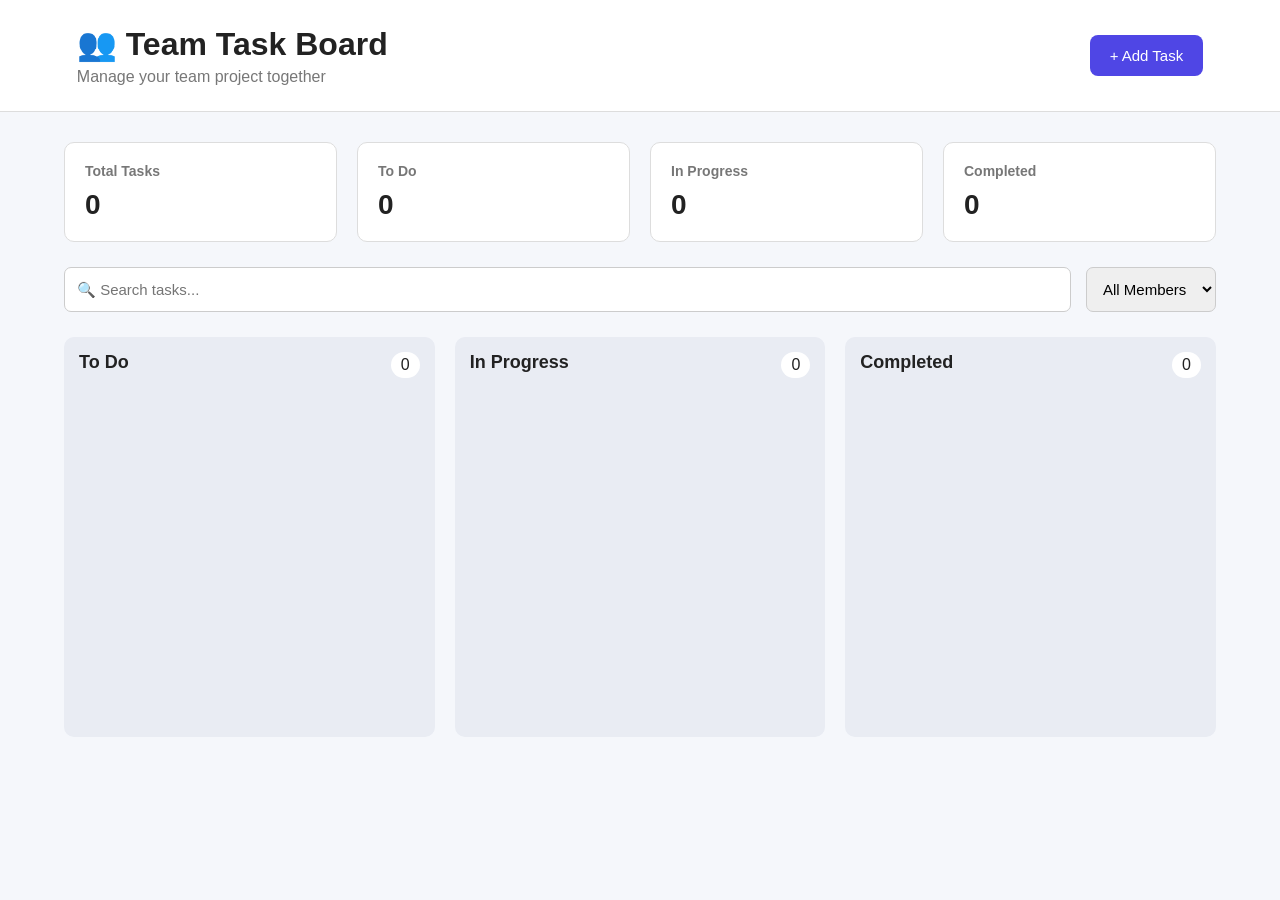
<file: team-task-board/index.html>
<!DOCTYPE html>
<html lang="en">
<head>
    <meta charset="UTF-8">
    <meta name="viewport" content="width=device-width, initial-scale=1.0">

    <title>Team Task Board</title>

    <link rel="stylesheet" href="style.css">
</head>

<body>

<header>
    <div>
        <h1>👥 Team Task Board</h1>
        <p>Manage your team project together</p>
    </div>

    <button id="addTaskBtn">+ Add Task</button>
</header>


<main>

    <!-- Statistics -->

    <section class="stats">

        <div class="stat-card">
            <h3>Total Tasks</h3>
            <p id="totalTasks">0</p>
        </div>

        <div class="stat-card">
            <h3>To Do</h3>
            <p id="todoTasks">0</p>
        </div>

        <div class="stat-card">
            <h3>In Progress</h3>
            <p id="progressTasks">0</p>
        </div>

        <div class="stat-card">
            <h3>Completed</h3>
            <p id="completedTasks">0</p>
        </div>

    </section>


    <!-- Search and Filter -->

    <section class="toolbar">

        <input
            type="text"
            id="searchInput"
            placeholder="🔍 Search tasks..."
        >

        <select id="filterMember">

            <option value="all">All Members</option>
            <option value="Deeksha">Deeksha</option>
            <option value="Rahul">Rahul</option>
            <option value="Anu">Anu</option>
            <option value="Arjun">Arjun</option>

        </select>

    </section>


    <!-- Task Board -->

    <section class="board">

        <!-- To Do -->

        <div class="column">

            <div class="column-title">
                <h2>To Do</h2>
                <span id="todoCount">0</span>
            </div>

            <div id="todoList" class="task-list"></div>

        </div>


        <!-- In Progress -->

        <div class="column">

            <div class="column-title">
                <h2>In Progress</h2>
                <span id="progressCount">0</span>
            </div>

            <div id="progressList" class="task-list"></div>

        </div>


        <!-- Completed -->

        <div class="column">

            <div class="column-title">
                <h2>Completed</h2>
                <span id="completedCount">0</span>
            </div>

            <div id="completedList" class="task-list"></div>

        </div>

    </section>

</main>


<!-- Add Task Popup -->

<div id="taskModal" class="modal">

    <div class="modal-content">

        <div class="modal-header">

            <h2>Add New Task</h2>

            <button id="closeModal">&times;</button>

        </div>


        <form id="taskForm">

            <label>Task Title</label>

            <input
                type="text"
                id="taskTitle"
                placeholder="Enter task title"
                required
            >


            <label>Assign To</label>

            <select id="taskMember">

                <option value="Deeksha">Deeksha</option>
                <option value="Rahul">Rahul</option>
                <option value="Anu">Anu</option>
                <option value="Arjun">Arjun</option>

            </select>


            <label>Priority</label>

            <select id="taskPriority">

                <option value="High">High</option>
                <option value="Medium">Medium</option>
                <option value="Low">Low</option>

            </select>


            <label>Status</label>

            <select id="taskStatus">

                <option value="todo">To Do</option>
                <option value="progress">In Progress</option>
                <option value="completed">Completed</option>

            </select>


            <button type="submit" class="save-btn">
                Add Task
            </button>

        </form>

    </div>

</div>


<script src="script.js"></script>

</body>
</html>
</file>
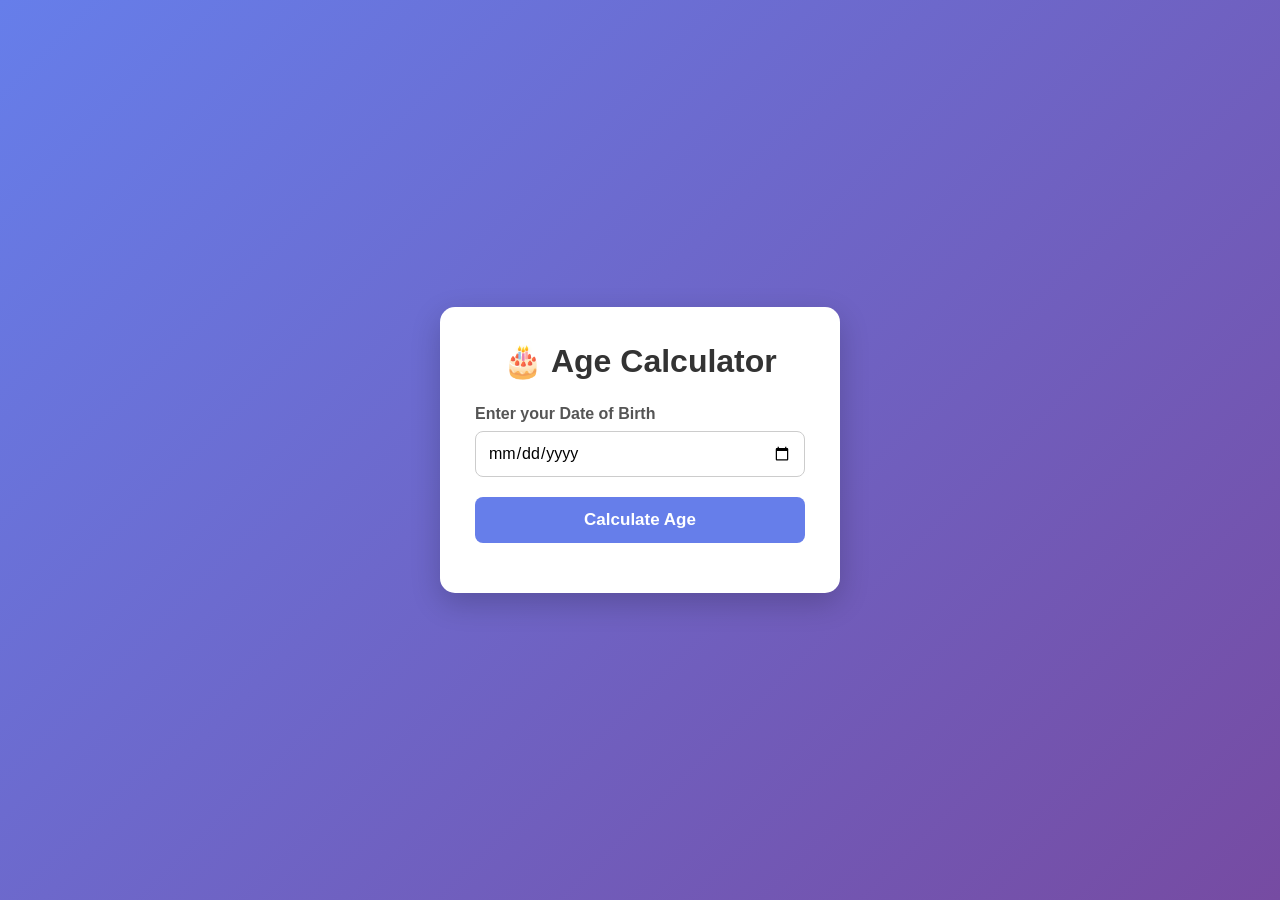
<file: frontend.html>
<!DOCTYPE html>
<html lang="en">
<head>
    <meta charset="UTF-8">
    <meta name="viewport" content="width=device-width, initial-scale=1.0">
    <title>Age Calculator</title>

    <style>
        * {
            box-sizing: border-box;
            margin: 0;
            padding: 0;
            font-family: Arial, sans-serif;
        }

        body {
            min-height: 100vh;
            display: flex;
            justify-content: center;
            align-items: center;
            background: linear-gradient(135deg, #667eea, #764ba2);
        }

        .container {
            width: 400px;
            background: white;
            padding: 35px;
            border-radius: 15px;
            box-shadow: 0 10px 30px rgba(0,0,0,0.2);
            text-align: center;
        }

        h1 {
            margin-bottom: 25px;
            color: #333;
        }

        label {
            display: block;
            text-align: left;
            margin-bottom: 8px;
            font-weight: bold;
            color: #555;
        }

        input {
            width: 100%;
            padding: 12px;
            border: 1px solid #ccc;
            border-radius: 8px;
            margin-bottom: 20px;
            font-size: 16px;
        }

        button {
            width: 100%;
            padding: 13px;
            border: none;
            border-radius: 8px;
            background: #667eea;
            color: white;
            font-size: 17px;
            font-weight: bold;
            cursor: pointer;
        }

        button:hover {
            background: #5568d8;
        }

        #result {
            margin-top: 25px;
            padding: 20px;
            background: #f3f4ff;
            border-radius: 10px;
            display: none;
        }

        #result h2 {
            color: #667eea;
            margin-bottom: 10px;
        }

        .age {
            font-size: 20px;
            font-weight: bold;
            color: #333;
        }

        .error {
            color: red;
            margin-top: 15px;
        }
    </style>
</head>

<body>

    <div class="container">

        <h1>🎂 Age Calculator</h1>

        <label for="dob">Enter your Date of Birth</label>

        <input type="date" id="dob">

        <button onclick="calculateAge()">Calculate Age</button>

        <div id="result">
            <h2>Your Age</h2>
            <p class="age" id="ageResult"></p>
        </div>

        <p class="error" id="error"></p>

    </div>

    <script>

        function calculateAge() {

            const dobInput = document.getElementById("dob").value;
            const result = document.getElementById("result");
            const ageResult = document.getElementById("ageResult");
            const error = document.getElementById("error");

            // Clear previous messages
            error.textContent = "";
            result.style.display = "none";

            if (dobInput === "") {
                error.textContent = "Please select your date of birth.";
                return;
            }

            const dob = new Date(dobInput);
            const today = new Date();

            // Check future date
            if (dob > today) {
                error.textContent = "Date of birth cannot be in the future.";
                return;
            }

            let years = today.getFullYear() - dob.getFullYear();
            let months = today.getMonth() - dob.getMonth();
            let days = today.getDate() - dob.getDate();

            // Adjust days
            if (days < 0) {
                months--;

                const previousMonth = new Date(
                    today.getFullYear(),
                    today.getMonth(),
                    0
                );

                days += previousMonth.getDate();
            }

            // Adjust months
            if (months < 0) {
                years--;
                months += 12;
            }

            ageResult.textContent =
                years + " Years, " +
                months + " Months, " +
                days + " Days";

            result.style.display = "block";
        }

    </script>

</body>
</html>
</file>
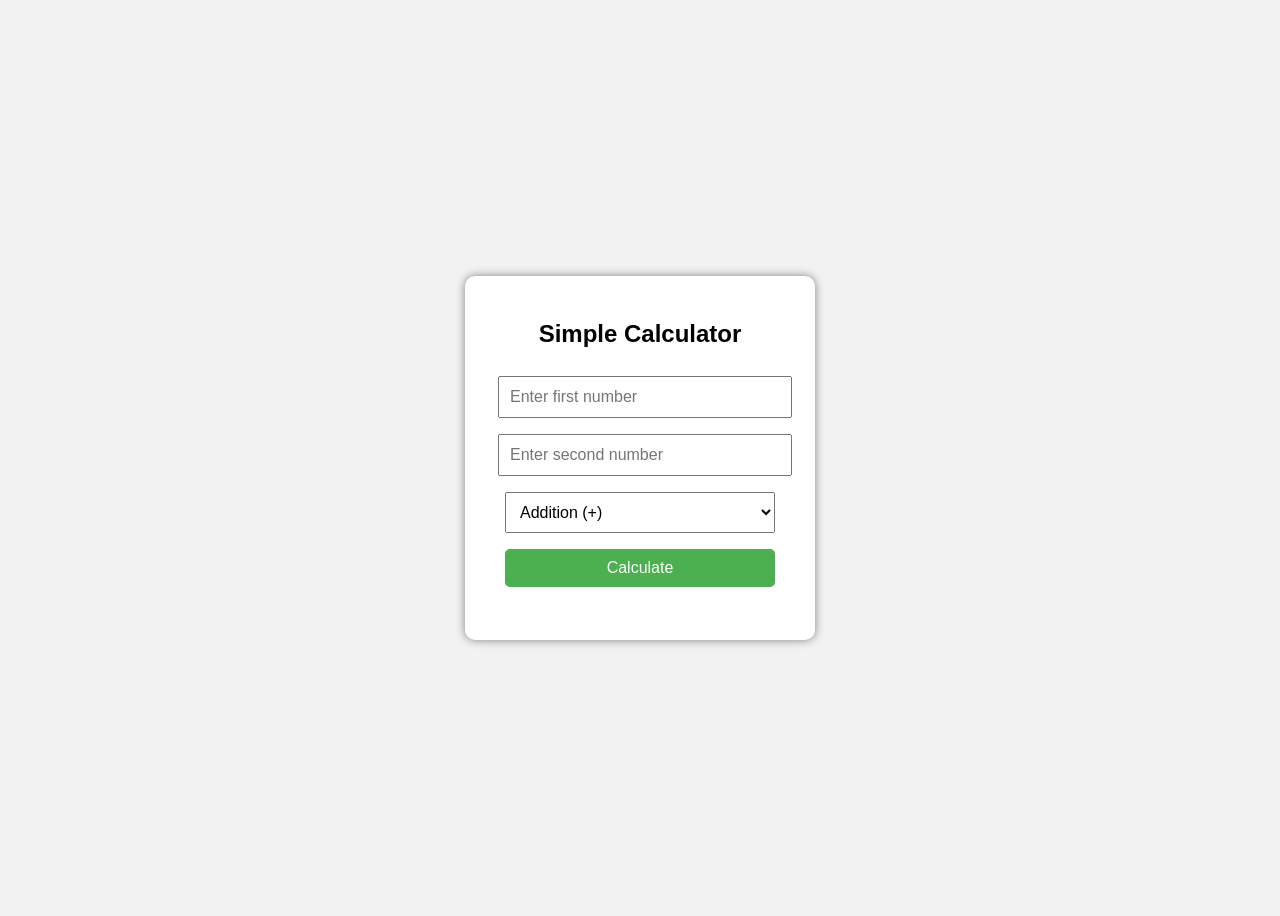
<file: templates/simple_calculator.html>
<!DOCTYPE html>
<html>
<head>
    <title>Simple Calculator</title>

    <style>
        body {
            font-family: Arial, sans-serif;
            background-color: #f2f2f2;
            display: flex;
            justify-content: center;
            align-items: center;
            height: 100vh;
        }

        .calculator {
            background: white;
            padding: 25px;
            border-radius: 10px;
            box-shadow: 0 0 10px gray;
            text-align: center;
            width: 300px;
        }

        h2 {
            margin-bottom: 20px;
        }

        input, select, button {
            width: 90%;
            padding: 10px;
            margin: 8px;
            font-size: 16px;
        }

        button {
            background-color: #4CAF50;
            color: white;
            border: none;
            cursor: pointer;
            border-radius: 5px;
        }

        #result {
            margin-top: 20px;
            font-size: 20px;
            font-weight: bold;
        }
    </style>
</head>

<body>

<div class="calculator">

    <h2>Simple Calculator</h2>

    <input type="number" id="num1" placeholder="Enter first number">

    <input type="number" id="num2" placeholder="Enter second number">

    <select id="operation">
        <option value="add">Addition (+)</option>
        <option value="subtract">Subtraction (-)</option>
        <option value="multiply">Multiplication (×)</option>
        <option value="divide">Division (÷)</option>
    </select>

    <button onclick="calculate()">Calculate</button>

    <div id="result"></div>

</div>

<script>

function calculate() {

    let num1 = Number(document.getElementById("num1").value);
    let num2 = Number(document.getElementById("num2").value);
    let operation = document.getElementById("operation").value;

    let result;

    if (operation === "add") {
        result = num1 + num2;
    }
    else if (operation === "subtract") {
        result = num1 - num2;
    }
    else if (operation === "multiply") {
        result = num1 * num2;
    }
    else if (operation === "divide") {

        if (num2 === 0) {
            result = "Cannot divide by zero";
        }
        else {
            result = num1 / num2;
        }
    }

    document.getElementById("result").innerHTML =
        "Result: " + result;
}

</script>

</body>
</html>
</file>
<file: team-task-board/style.css>
* {
    box-sizing: border-box;
    margin: 0;
    padding: 0;
    font-family: Arial, sans-serif;
}

body {
    background: #f5f7fb;
    color: #222;
}


/* HEADER */

header {
    background: white;
    padding: 25px 6%;
    display: flex;
    justify-content: space-between;
    align-items: center;
    border-bottom: 1px solid #ddd;
}

header h1 {
    margin-bottom: 5px;
}

header p {
    color: #777;
}

header button {
    background: #4f46e5;
    color: white;
    border: none;
    padding: 12px 20px;
    border-radius: 8px;
    cursor: pointer;
    font-size: 15px;
}

header button:hover {
    background: #4338ca;
}


/* MAIN */

main {
    width: 90%;
    max-width: 1200px;
    margin: 30px auto;
}


/* STATISTICS */

.stats {
    display: grid;
    grid-template-columns: repeat(4, 1fr);
    gap: 20px;
    margin-bottom: 25px;
}

.stat-card {
    background: white;
    padding: 20px;
    border-radius: 10px;
    border: 1px solid #ddd;
}

.stat-card h3 {
    color: #777;
    font-size: 14px;
}

.stat-card p {
    font-size: 28px;
    font-weight: bold;
    margin-top: 10px;
}


/* SEARCH */

.toolbar {
    display: flex;
    gap: 15px;
    margin-bottom: 25px;
}

.toolbar input,
.toolbar select {
    padding: 12px;
    border: 1px solid #ccc;
    border-radius: 7px;
    font-size: 15px;
}

.toolbar input {
    flex: 1;
}


/* BOARD */

.board {
    display: grid;
    grid-template-columns: repeat(3, 1fr);
    gap: 20px;
}

.column {
    background: #e9ecf3;
    border-radius: 10px;
    padding: 15px;
    min-height: 400px;
}

.column-title {
    display: flex;
    justify-content: space-between;
    margin-bottom: 15px;
}

.column-title h2 {
    font-size: 18px;
}

.column-title span {
    background: white;
    padding: 4px 10px;
    border-radius: 20px;
}


/* TASK CARD */

.task {
    background: white;
    padding: 16px;
    border-radius: 8px;
    margin-bottom: 12px;
    box-shadow: 0 2px 5px rgba(0, 0, 0, 0.08);
}

.task h3 {
    margin-bottom: 10px;
}

.task-info {
    font-size: 13px;
    color: #666;
    margin-bottom: 10px;
}


/* PRIORITY */

.priority {
    display: inline-block;
    padding: 4px 8px;
    border-radius: 5px;
    font-size: 12px;
    font-weight: bold;
}

.high {
    background: #fee2e2;
    color: #dc2626;
}

.medium {
    background: #fef3c7;
    color: #d97706;
}

.low {
    background: #dcfce7;
    color: #16a34a;
}


/* DELETE BUTTON */

.delete-btn {
    border: none;
    background: transparent;
    color: #dc2626;
    cursor: pointer;
    float: right;
    font-size: 16px;
}


/* MODAL */

.modal {
    display: none;
    position: fixed;
    inset: 0;
    background: rgba(0, 0, 0, 0.5);
    justify-content: center;
    align-items: center;
}

.modal-content {
    background: white;
    width: 400px;
    padding: 25px;
    border-radius: 10px;
}

.modal-header {
    display: flex;
    justify-content: space-between;
    margin-bottom: 20px;
}

.modal-header button {
    border: none;
    background: none;
    font-size: 25px;
    cursor: pointer;
}


/* FORM */

form label {
    display: block;
    margin-top: 12px;
    margin-bottom: 5px;
}

form input,
form select {
    width: 100%;
    padding: 11px;
    border: 1px solid #ccc;
    border-radius: 6px;
    font-size: 15px;
}

.save-btn {
    width: 100%;
    margin-top: 20px;
    padding: 12px;
    background: #4f46e5;
    color: white;
    border: none;
    border-radius: 7px;
    cursor: pointer;
    font-size: 15px;
}

.save-btn:hover {
    background: #4338ca;
}


/* MOBILE */

@media (max-width: 800px) {

    .stats {
        grid-template-columns: repeat(2, 1fr);
    }

    .board {
        grid-template-columns: 1fr;
    }

    header {
        flex-direction: column;
        gap: 15px;
        align-items: flex-start;
    }

    .toolbar {
        flex-direction: column;
    }

    .modal-content {
        width: 90%;
    }
}
</file>
